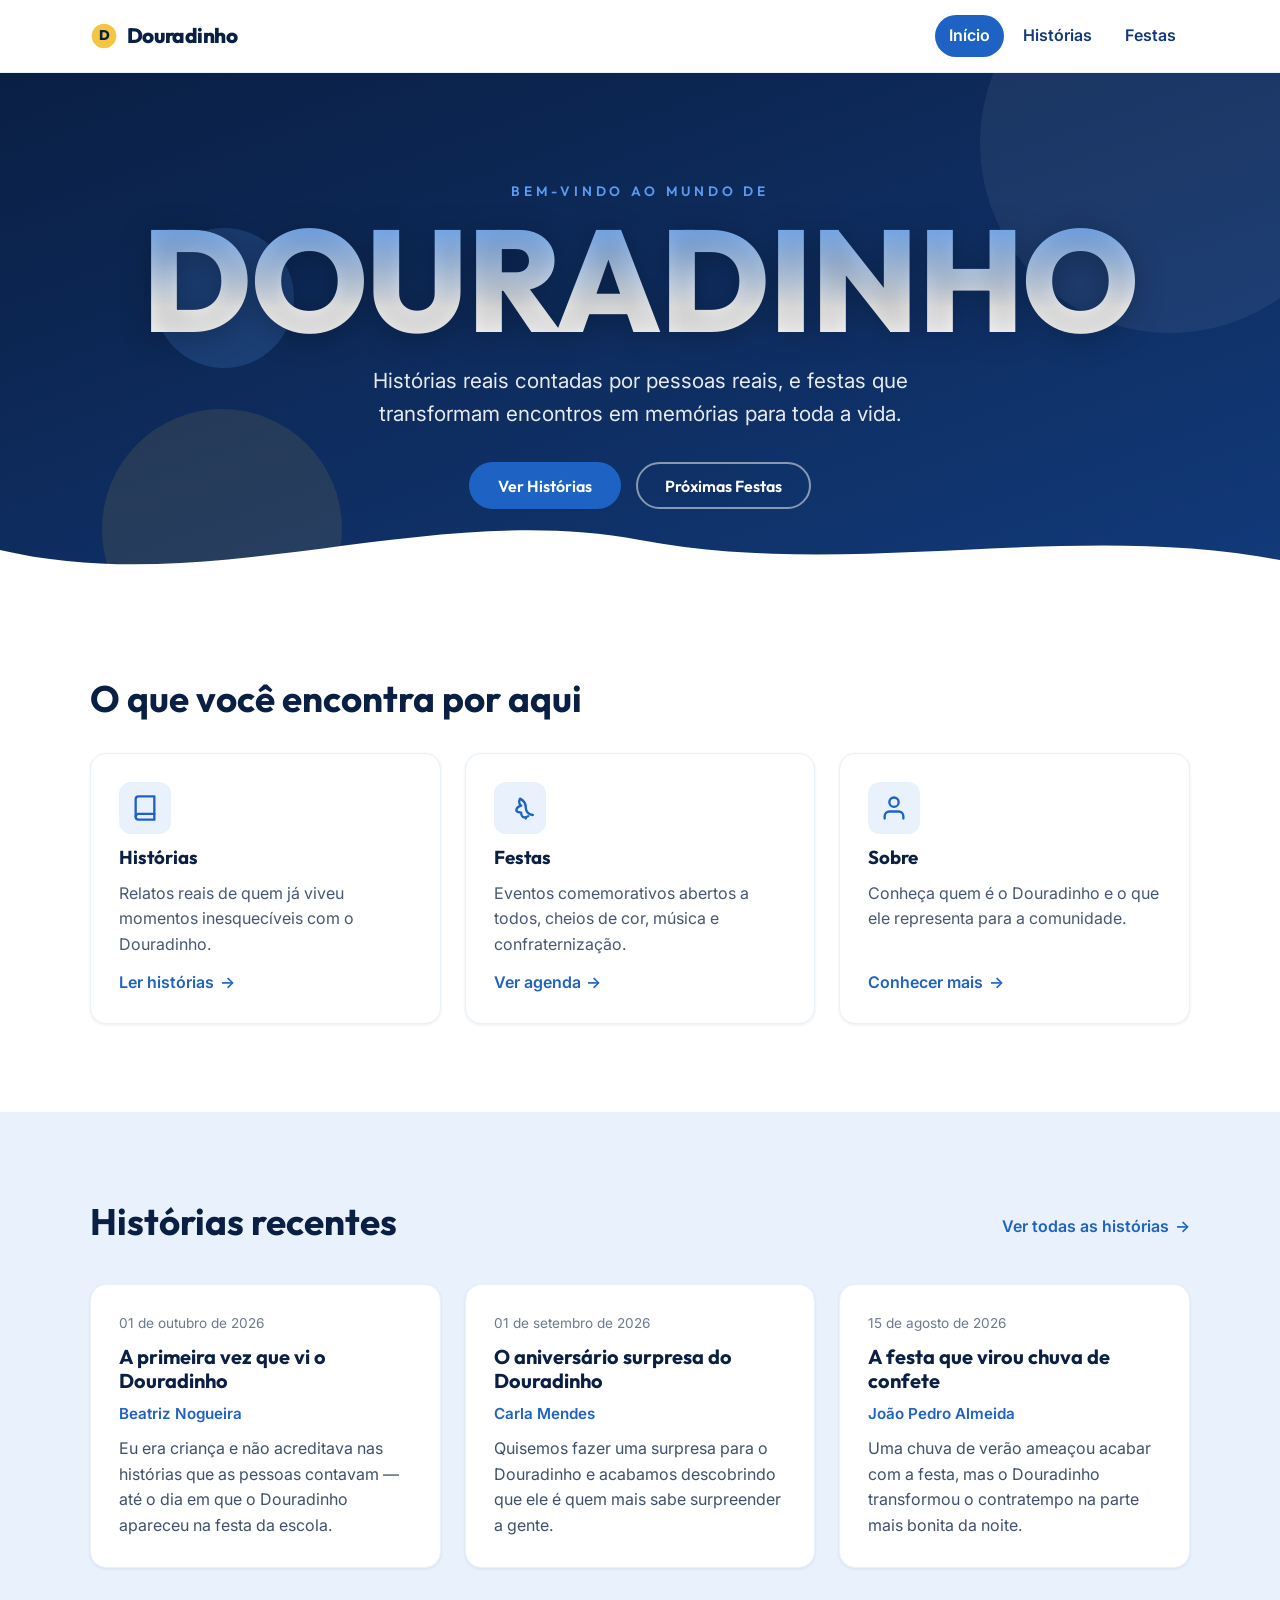
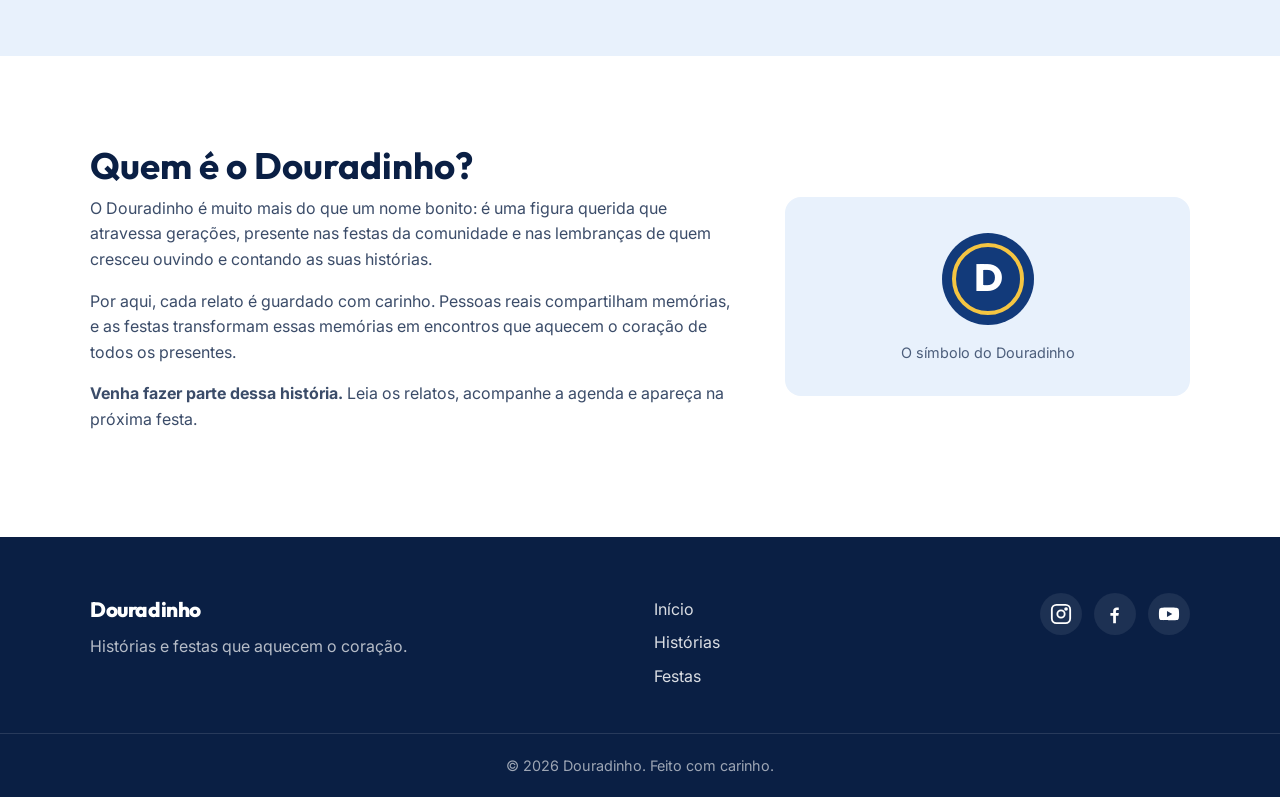
<file: meu site/index.html>
<!DOCTYPE html>
<html lang="pt-BR">
<head>
  <meta charset="UTF-8">
  <meta name="viewport" content="width=device-width, initial-scale=1.0">
  <title>Douradinho — Histórias e Festas que Aquecem o Coração</title>
  <meta name="description" content="Douradinho é uma entidade querida sobre quem pessoas reais contam histórias e participam de festas e eventos comemorativos. Venha conhecer, ouvir e celebrar.">
  <meta name="theme-color" content="#0A1F44">
  <link rel="icon" type="image/svg+xml" href="assets/favicon.svg">
  <link rel="preconnect" href="https://fonts.googleapis.com">
  <link rel="preconnect" href="https://fonts.gstatic.com" crossorigin>
  <link href="https://fonts.googleapis.com/css2?family=Outfit:wght@500;600;700;800&family=Inter:wght@400;500;600;700&display=swap" rel="stylesheet">
  <link rel="stylesheet" href="css/styles.css">
</head>
<body data-historias-url="dados/historias.json">
  <header class="site-header" data-header>
    <div class="container header-inner">
      <a href="index.html" class="logo" aria-label="Douradinho — página inicial">
        <span class="logo-mark" aria-hidden="true">
          <svg viewBox="0 0 32 32" width="28" height="28" role="presentation">
            <circle cx="16" cy="16" r="14" fill="var(--dourado)"/>
            <text x="16" y="21" text-anchor="middle" font-family="Outfit, sans-serif" font-weight="800" font-size="16" fill="var(--azul-900)">D</text>
          </svg>
        </span>
        <span class="logo-text">Douradinho</span>
      </a>

      <button class="menu-toggle" data-menu-toggle aria-expanded="false" aria-controls="menu-principal" aria-label="Abrir menu de navegação">
        <span class="menu-bar"></span>
        <span class="menu-bar"></span>
        <span class="menu-bar"></span>
      </button>

      <nav id="menu-principal" class="main-nav" aria-label="Navegação principal" data-nav>
        <ul>
          <li><a href="index.html" class="is-active" aria-current="page">Início</a></li>
          <li><a href="historias/">Histórias</a></li>
          <li><a href="festas/">Festas</a></li>
        </ul>
      </nav>
    </div>
  </header>

  <main id="conteudo">
    <!-- HERO -->
    <section class="hero" aria-label="Apresentação principal">
      <div class="hero-decor" aria-hidden="true">
        <span class="shape shape-1"></span>
        <span class="shape shape-2"></span>
        <span class="shape shape-3"></span>
      </div>
      <div class="container hero-content">
        <p class="hero-eyebrow">Bem-vindo ao mundo de</p>
        <h1 class="hero-title">DOURADINHO</h1>
        <p class="hero-tagline">Histórias reais contadas por pessoas reais, e festas que transformam encontros em memórias para toda a vida.</p>
        <div class="hero-actions">
          <a href="historias/" class="btn btn-primary" data-animate>Ver Histórias</a>
          <a href="festas/" class="btn btn-ghost" data-animate>Próximas Festas</a>
        </div>
      </div>
      <div class="hero-wave" aria-hidden="true">
        <svg viewBox="0 0 1440 90" preserveAspectRatio="none" width="100%" height="90">
          <path d="M0,50 C240,100 480,0 720,40 C960,80 1200,20 1440,60 L1440,90 L0,90 Z" fill="var(--branco)"></path>
        </svg>
      </div>
    </section>

    <!-- DESTAQUES -->
    <section class="section" aria-labelledby="titulo-destaques">
      <div class="container">
        <h2 id="titulo-destaques" class="section-title">O que você encontra por aqui</h2>
        <div class="highlights">
          <article class="card highlight-card">
            <div class="card-icon" aria-hidden="true">
              <svg viewBox="0 0 24 24" width="28" height="28" fill="none" stroke="currentColor" stroke-width="2" stroke-linecap="round" stroke-linejoin="round"><path d="M4 19.5A2.5 2.5 0 0 1 6.5 17H20"/><path d="M6.5 2H20v20H6.5A2.5 2.5 0 0 1 4 19.5v-15A2.5 2.5 0 0 1 6.5 2z"/></svg>
            </div>
            <h3>Histórias</h3>
            <p>Relatos reais de quem já viveu momentos inesquecíveis com o Douradinho.</p>
            <a href="historias/" class="link-arrow">Ler histórias</a>
          </article>
          <article class="card highlight-card">
            <div class="card-icon" aria-hidden="true">
              <svg viewBox="0 0 24 24" width="28" height="28" fill="none" stroke="currentColor" stroke-width="2" stroke-linecap="round" stroke-linejoin="round"><path d="M23 18a6 6 0 0 1-6-6c0-3-1-6-5-8-1 2-1 5 1 6-1.8.6-3.5 1.5-4 3-1 3 4 3 4 3s0 4 3 4c1.8 0 3-1 3-1"/><path d="M17 20v1"/></svg>
            </div>
            <h3>Festas</h3>
            <p>Eventos comemorativos abertos a todos, cheios de cor, música e confraternização.</p>
            <a href="festas/" class="link-arrow">Ver agenda</a>
          </article>
          <article class="card highlight-card">
            <div class="card-icon" aria-hidden="true">
              <svg viewBox="0 0 24 24" width="28" height="28" fill="none" stroke="currentColor" stroke-width="2" stroke-linecap="round" stroke-linejoin="round"><path d="M20 21v-2a4 4 0 0 0-4-4H8a4 4 0 0 0-4 4v2"/><circle cx="12" cy="7" r="4"/></svg>
            </div>
            <h3>Sobre</h3>
            <p>Conheça quem é o Douradinho e o que ele representa para a comunidade.</p>
            <a href="#sobre" class="link-arrow">Conhecer mais</a>
          </article>
        </div>
      </div>
    </section>

    <!-- HISTÓRIAS RECENTES -->
    <section class="section section-tinted" aria-labelledby="titulo-recentes">
      <div class="container">
        <div class="section-head">
          <h2 id="titulo-recentes" class="section-title">Histórias recentes</h2>
          <a href="historias/" class="link-arrow">Ver todas as histórias</a>
        </div>
        <div class="stories-grid" data-stories-list aria-live="polite">
          <!-- As histórias são inseridas via js/historias.js -->
          <div class="skeleton-card" aria-hidden="true"></div>
          <div class="skeleton-card" aria-hidden="true"></div>
          <div class="skeleton-card" aria-hidden="true"></div>
        </div>
      </div>
    </section>

    <!-- SOBRE -->
    <section class="section" id="sobre" aria-labelledby="titulo-sobre">
      <div class="container sobre-grid">
        <div class="sobre-text">
          <h2 id="titulo-sobre" class="section-title">Quem é o Douradinho?</h2>
          <p>O Douradinho é muito mais do que um nome bonito: é uma figura querida que atravessa gerações, presente nas festas da comunidade e nas lembranças de quem cresceu ouvindo e contando as suas histórias.</p>
          <p>Por aqui, cada relato é guardado com carinho. Pessoas reais compartilham memórias, e as festas transformam essas memórias em encontros que aquecem o coração de todos os presentes.</p>
          <p><strong>Venha fazer parte dessa história.</strong> Leia os relatos, acompanhe a agenda e apareça na próxima festa.</p>
        </div>
        <figure class="sobre-card">
          <div class="sobre-emblem" aria-hidden="true">
            <svg viewBox="0 0 100 100" width="100" height="100" role="presentation">
              <circle cx="50" cy="50" r="46" fill="var(--azul-700)"/>
              <circle cx="50" cy="50" r="34" fill="none" stroke="var(--dourado)" stroke-width="4"/>
              <text x="50" y="62" text-anchor="middle" font-family="Outfit, sans-serif" font-weight="800" font-size="38" fill="var(--branco)">D</text>
            </svg>
          </div>
          <figcaption>O símbolo do Douradinho</figcaption>
        </figure>
      </div>
    </section>
  </main>

  <footer class="site-footer">
    <div class="container footer-inner">
      <div class="footer-brand">
        <span class="logo-text logo-text--light">Douradinho</span>
        <p>Histórias e festas que aquecem o coração.</p>
      </div>
      <nav class="footer-nav" aria-label="Navegação do rodapé">
        <ul>
          <li><a href="index.html">Início</a></li>
          <li><a href="historias/">Histórias</a></li>
          <li><a href="festas/">Festas</a></li>
        </ul>
      </nav>
      <div class="footer-social">
        <a href="#" aria-label="Instagram do Douradinho">
          <svg viewBox="0 0 24 24" width="22" height="22" fill="none" stroke="currentColor" stroke-width="2" stroke-linecap="round" stroke-linejoin="round"><rect x="2" y="2" width="20" height="20" rx="5"/><circle cx="12" cy="12" r="4"/><circle cx="17.5" cy="6.5" r="1"/></svg>
        </a>
        <a href="#" aria-label="Facebook do Douradinho">
          <svg viewBox="0 0 24 24" width="22" height="22" fill="currentColor"><path d="M13 22v-8h2.7l.5-3H13V9.2c0-.9.3-1.6 1.7-1.6h1.4V5c-.4-.1-1.2-.2-2.2-.2-2.3 0-3.9 1.4-3.9 4V11H7v3h3v8h3z"/></svg>
        </a>
        <a href="#" aria-label="YouTube do Douradinho">
          <svg viewBox="0 0 24 24" width="22" height="22" fill="currentColor"><path d="M23 12s0-3.3-.4-4.8c-.2-.9-.9-1.6-1.8-1.8C19.2 5 12 5 12 5s-7.2 0-8.8.4c-.9.2-1.6.9-1.8 1.8C1 8.7 1 12 1 12s0 3.3.4 4.8c.2.9.9 1.6 1.8 1.8C4.8 19 12 19 12 19s7.2 0 8.8-.4c.9-.2 1.6-.9 1.8-1.8C23 15.3 23 12 23 12zM9.8 15.3V8.7l5.8 3.3-5.8 3.3z"/></svg>
        </a>
      </div>
    </div>
    <div class="footer-bottom">
      <p>&copy; <span data-year></span> Douradinho. Feito com carinho.</p>
    </div>
  </footer>

  <button class="back-to-top" data-back-to-top aria-label="Voltar ao topo">
    <svg viewBox="0 0 24 24" width="20" height="20" fill="none" stroke="currentColor" stroke-width="2.4" stroke-linecap="round" stroke-linejoin="round"><path d="M12 19V5"/><path d="M5 12l7-7 7 7"/></svg>
  </button>

  <script src="js/main.js"></script>
  <script src="js/historias.js"></script>
</body>
</html>
</file>
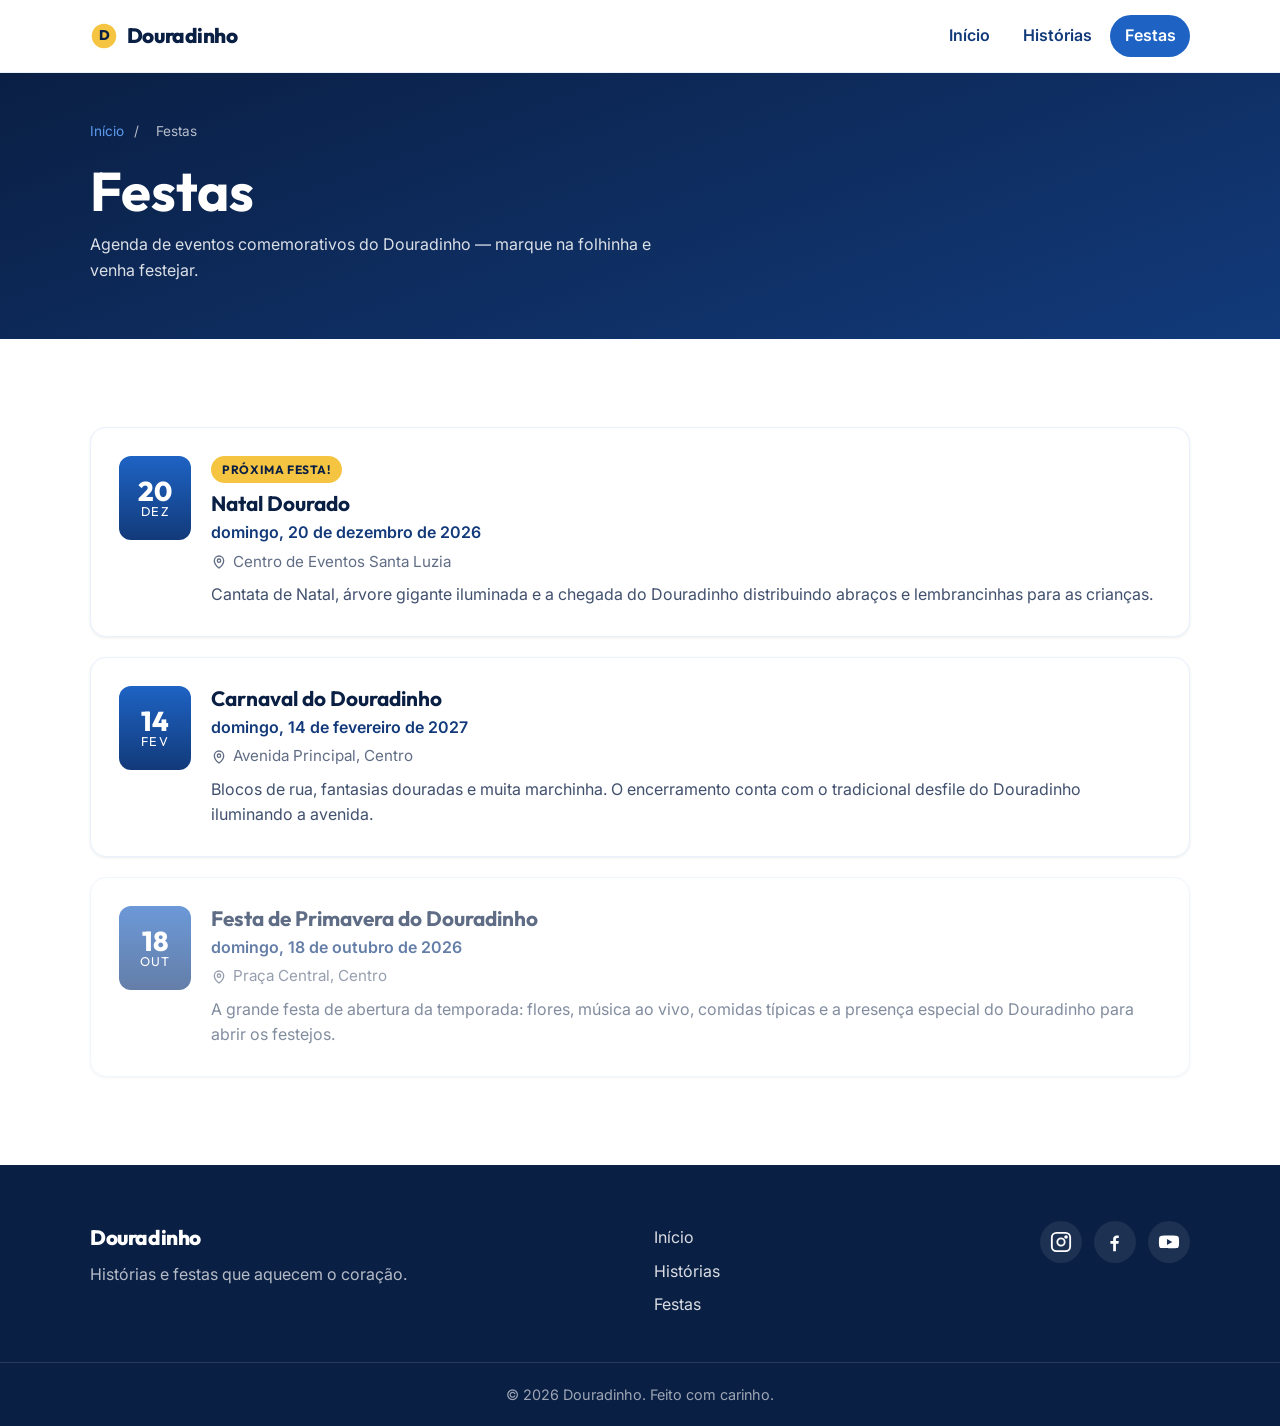
<file: meu site/festas/index.html>
<!DOCTYPE html>
<html lang="pt-BR">
<head>
  <meta charset="UTF-8">
  <meta name="viewport" content="width=device-width, initial-scale=1.0">
  <title>Festas — Douradinho</title>
  <meta name="description" content="Confira a agenda de festas e eventos comemorativos do Douradinho e venha celebrar com a gente.">
  <meta name="theme-color" content="#0A1F44">
  <link rel="icon" type="image/svg+xml" href="../assets/favicon.svg">
  <link rel="preconnect" href="https://fonts.googleapis.com">
  <link rel="preconnect" href="https://fonts.gstatic.com" crossorigin>
  <link href="https://fonts.googleapis.com/css2?family=Outfit:wght@500;600;700;800&family=Inter:wght@400;500;600;700&display=swap" rel="stylesheet">
  <link rel="stylesheet" href="../css/styles.css">
</head>
<body data-festas-url="../dados/festas.json">
  <header class="site-header" data-header>
    <div class="container header-inner">
      <a href="../index.html" class="logo" aria-label="Douradinho — página inicial">
        <span class="logo-mark" aria-hidden="true">
          <svg viewBox="0 0 32 32" width="28" height="28" role="presentation">
            <circle cx="16" cy="16" r="14" fill="var(--dourado)"/>
            <text x="16" y="21" text-anchor="middle" font-family="Outfit, sans-serif" font-weight="800" font-size="16" fill="var(--azul-900)">D</text>
          </svg>
        </span>
        <span class="logo-text">Douradinho</span>
      </a>

      <button class="menu-toggle" data-menu-toggle aria-expanded="false" aria-controls="menu-principal" aria-label="Abrir menu de navegação">
        <span class="menu-bar"></span>
        <span class="menu-bar"></span>
        <span class="menu-bar"></span>
      </button>

      <nav id="menu-principal" class="main-nav" aria-label="Navegação principal" data-nav>
        <ul>
          <li><a href="../index.html">Início</a></li>
          <li><a href="../historias/">Histórias</a></li>
          <li><a href="./" class="is-active" aria-current="page">Festas</a></li>
        </ul>
      </nav>
    </div>
  </header>

  <main id="conteudo">
    <section class="page-hero" aria-labelledby="titulo-pagina">
      <div class="container">
        <nav class="breadcrumb" aria-label="Trilha de navegação">
          <a href="../index.html">Início</a>
          <span aria-hidden="true">/</span>
          <span aria-current="page">Festas</span>
        </nav>
        <h1 id="titulo-pagina" class="page-title">Festas</h1>
        <p class="page-subtitle">Agenda de eventos comemorativos do Douradinho — marque na folhinha e venha festejar.</p>
      </div>
    </section>

    <section class="section" aria-label="Agenda de festas">
      <div class="container">
        <div class="festas-list" data-festas-list aria-live="polite">
          <div class="skeleton-card skeleton-festa" aria-hidden="true"></div>
          <div class="skeleton-card skeleton-festa" aria-hidden="true"></div>
          <div class="skeleton-card skeleton-festa" aria-hidden="true"></div>
        </div>
        <div class="error-state" data-error hidden>
          <h2>Não conseguimos carregar a agenda</h2>
          <p>Algo deu errado ao buscar as festas. Recarregue a página e tente novamente.</p>
        </div>
      </div>
    </section>
  </main>

  <footer class="site-footer">
    <div class="container footer-inner">
      <div class="footer-brand">
        <span class="logo-text logo-text--light">Douradinho</span>
        <p>Histórias e festas que aquecem o coração.</p>
      </div>
      <nav class="footer-nav" aria-label="Navegação do rodapé">
        <ul>
          <li><a href="../index.html">Início</a></li>
          <li><a href="../historias/">Histórias</a></li>
          <li><a href="./">Festas</a></li>
        </ul>
      </nav>
      <div class="footer-social">
        <a href="#" aria-label="Instagram do Douradinho">
          <svg viewBox="0 0 24 24" width="22" height="22" fill="none" stroke="currentColor" stroke-width="2" stroke-linecap="round" stroke-linejoin="round"><rect x="2" y="2" width="20" height="20" rx="5"/><circle cx="12" cy="12" r="4"/><circle cx="17.5" cy="6.5" r="1"/></svg>
        </a>
        <a href="#" aria-label="Facebook do Douradinho">
          <svg viewBox="0 0 24 24" width="22" height="22" fill="currentColor"><path d="M13 22v-8h2.7l.5-3H13V9.2c0-.9.3-1.6 1.7-1.6h1.4V5c-.4-.1-1.2-.2-2.2-.2-2.3 0-3.9 1.4-3.9 4V11H7v3h3v8h3z"/></svg>
        </a>
        <a href="#" aria-label="YouTube do Douradinho">
          <svg viewBox="0 0 24 24" width="22" height="22" fill="currentColor"><path d="M23 12s0-3.3-.4-4.8c-.2-.9-.9-1.6-1.8-1.8C19.2 5 12 5 12 5s-7.2 0-8.8.4c-.9.2-1.6.9-1.8 1.8C1 8.7 1 12 1 12s0 3.3.4 4.8c.2.9.9 1.6 1.8 1.8C4.8 19 12 19 12 19s7.2 0 8.8-.4c.9-.2 1.6-.9 1.8-1.8C23 15.3 23 12 23 12zM9.8 15.3V8.7l5.8 3.3-5.8 3.3z"/></svg>
        </a>
      </div>
    </div>
    <div class="footer-bottom">
      <p>&copy; <span data-year></span> Douradinho. Feito com carinho.</p>
    </div>
  </footer>

  <button class="back-to-top" data-back-to-top aria-label="Voltar ao topo">
    <svg viewBox="0 0 24 24" width="20" height="20" fill="none" stroke="currentColor" stroke-width="2.4" stroke-linecap="round" stroke-linejoin="round"><path d="M12 19V5"/><path d="M5 12l7-7 7 7"/></svg>
  </button>

  <script src="../js/main.js"></script>
  <script src="../js/festas.js"></script>
</body>
</html>
</file>
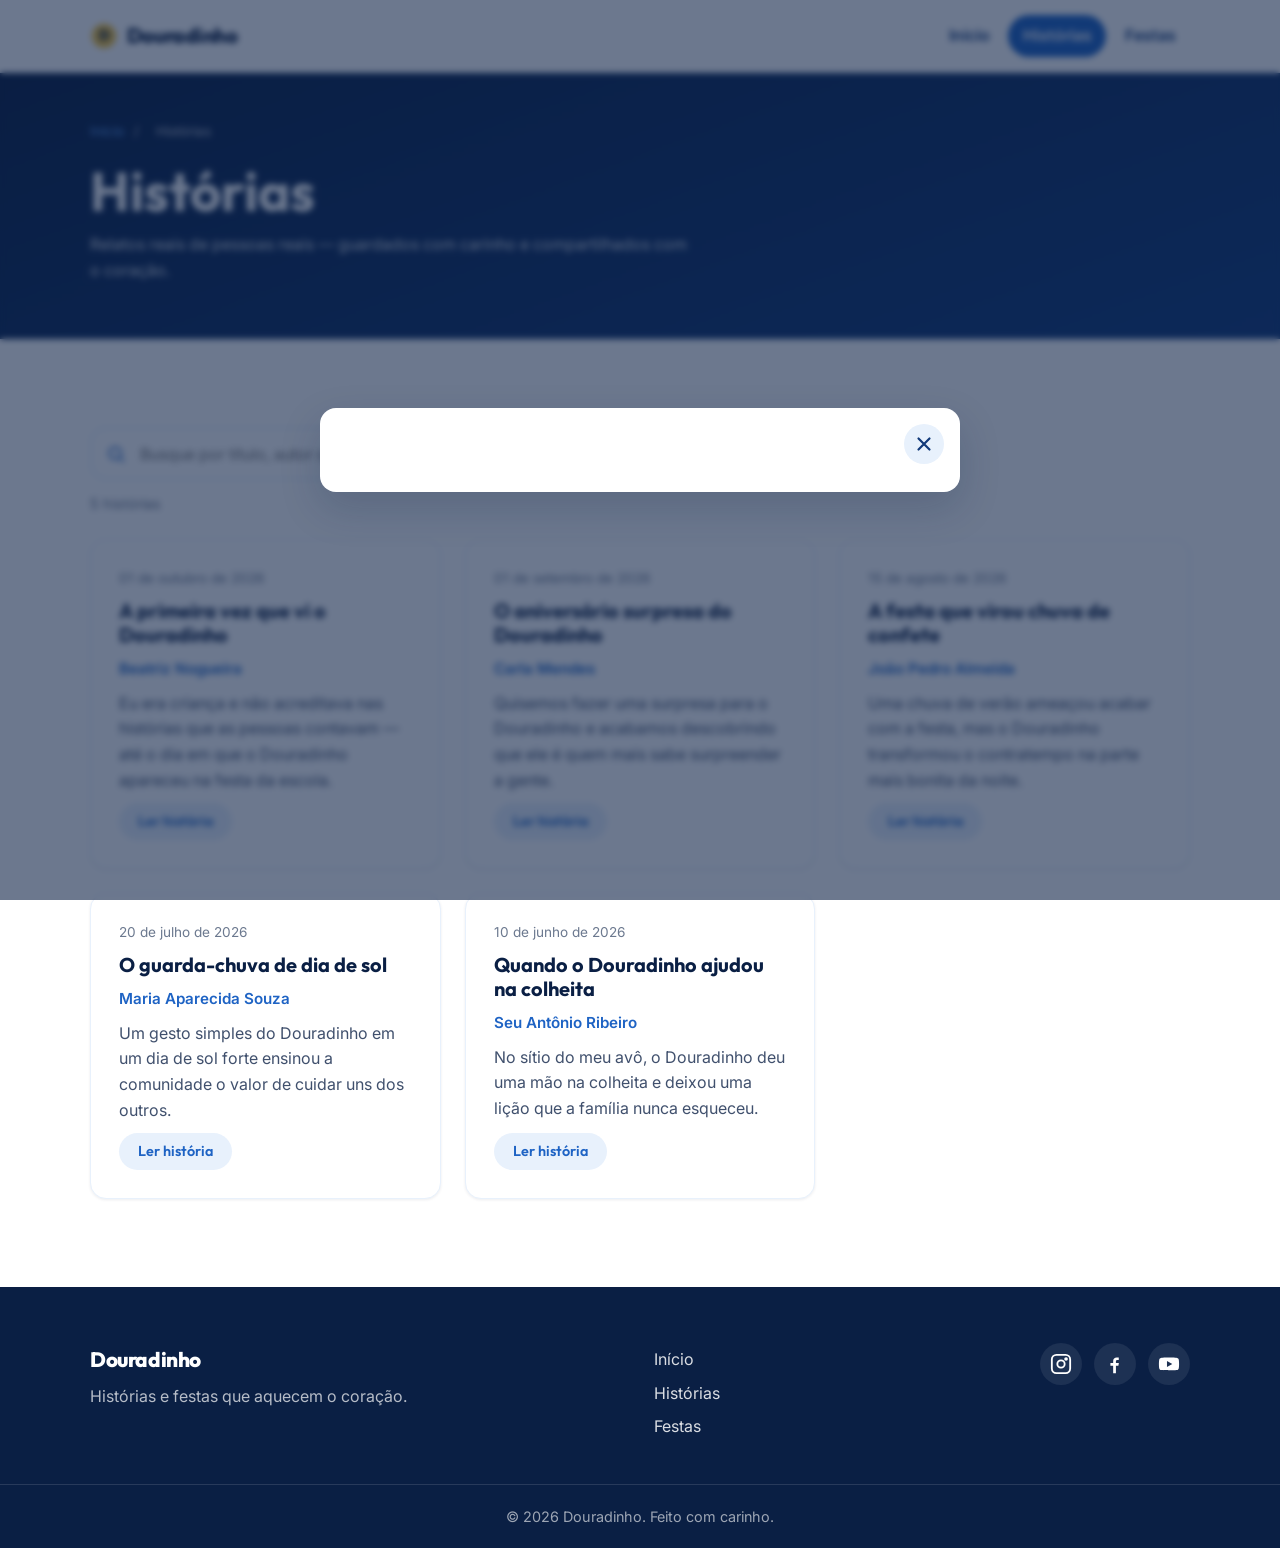
<file: meu site/historias/index.html>
<!DOCTYPE html>
<html lang="pt-BR">
<head>
  <meta charset="UTF-8">
  <meta name="viewport" content="width=device-width, initial-scale=1.0">
  <title>Histórias — Douradinho</title>
  <meta name="description" content="Leia as histórias reais contadas por pessoas que viveram momentos inesquecíveis com o Douradinho.">
  <meta name="theme-color" content="#0A1F44">
  <link rel="icon" type="image/svg+xml" href="../assets/favicon.svg">
  <link rel="preconnect" href="https://fonts.googleapis.com">
  <link rel="preconnect" href="https://fonts.gstatic.com" crossorigin>
  <link href="https://fonts.googleapis.com/css2?family=Outfit:wght@500;600;700;800&family=Inter:wght@400;500;600;700&display=swap" rel="stylesheet">
  <link rel="stylesheet" href="../css/styles.css">
</head>
<body data-historias-url="../dados/historias.json">
  <header class="site-header" data-header>
    <div class="container header-inner">
      <a href="../index.html" class="logo" aria-label="Douradinho — página inicial">
        <span class="logo-mark" aria-hidden="true">
          <svg viewBox="0 0 32 32" width="28" height="28" role="presentation">
            <circle cx="16" cy="16" r="14" fill="var(--dourado)"/>
            <text x="16" y="21" text-anchor="middle" font-family="Outfit, sans-serif" font-weight="800" font-size="16" fill="var(--azul-900)">D</text>
          </svg>
        </span>
        <span class="logo-text">Douradinho</span>
      </a>

      <button class="menu-toggle" data-menu-toggle aria-expanded="false" aria-controls="menu-principal" aria-label="Abrir menu de navegação">
        <span class="menu-bar"></span>
        <span class="menu-bar"></span>
        <span class="menu-bar"></span>
      </button>

      <nav id="menu-principal" class="main-nav" aria-label="Navegação principal" data-nav>
        <ul>
          <li><a href="../index.html">Início</a></li>
          <li><a href="./" class="is-active" aria-current="page">Histórias</a></li>
          <li><a href="../festas/">Festas</a></li>
        </ul>
      </nav>
    </div>
  </header>

  <main id="conteudo">
    <section class="page-hero" aria-labelledby="titulo-pagina">
      <div class="container">
        <nav class="breadcrumb" aria-label="Trilha de navegação">
          <a href="../index.html">Início</a>
          <span aria-hidden="true">/</span>
          <span aria-current="page">Histórias</span>
        </nav>
        <h1 id="titulo-pagina" class="page-title">Histórias</h1>
        <p class="page-subtitle">Relatos reais de pessoas reais — guardados com carinho e compartilhados com o coração.</p>
      </div>
    </section>

    <section class="section" aria-label="Todas as histórias">
      <div class="container">
        <div class="search-bar">
          <label class="visually-hidden" for="campo-busca">Buscar histórias por título, autor ou conteúdo</label>
          <svg class="search-icon" viewBox="0 0 24 24" width="20" height="20" fill="none" stroke="currentColor" stroke-width="2" stroke-linecap="round" stroke-linejoin="round" aria-hidden="true"><circle cx="11" cy="11" r="7"/><path d="M21 21l-4-4"/></svg>
          <input type="search" id="campo-busca" placeholder="Busque por título, autor ou conteúdo..." autocomplete="off">
        </div>
        <p class="search-hint" data-results-count aria-live="polite"></p>

        <div class="stories-grid" data-stories-list aria-live="polite">
          <div class="skeleton-card" aria-hidden="true"></div>
          <div class="skeleton-card" aria-hidden="true"></div>
          <div class="skeleton-card" aria-hidden="true"></div>
          <div class="skeleton-card" aria-hidden="true"></div>
        </div>
        <div class="empty-state" data-empty hidden>
          <h2>Nenhuma história encontrada</h2>
          <p>Tente buscar por outro termo ou recarregue a página.</p>
        </div>
        <div class="error-state" data-error hidden>
          <h2>Não conseguimos carregar as histórias</h2>
          <p>Algo deu errado ao buscar os relatos. Recarregue a página e tente novamente.</p>
        </div>
      </div>
    </section>
  </main>

  <!-- MODAL DE HISTÓRIA -->
  <div class="modal" data-modal hidden>
    <div class="modal-overlay" data-modal-close></div>
    <div class="modal-dialog" role="dialog" aria-modal="true" aria-labelledby="modal-titulo">
      <button class="modal-close" data-modal-close aria-label="Fechar história">
        <svg viewBox="0 0 24 24" width="22" height="22" fill="none" stroke="currentColor" stroke-width="2.4" stroke-linecap="round"><path d="M18 6 6 18M6 6l12 12"/></svg>
      </button>
      <div class="modal-body">
        <p class="modal-meta" id="modal-meta"></p>
        <h2 id="modal-titulo" class="modal-title"></h2>
        <p class="modal-author" id="modal-autor"></p>
        <p class="modal-content" id="modal-conteudo"></p>
      </div>
    </div>
  </div>

  <footer class="site-footer">
    <div class="container footer-inner">
      <div class="footer-brand">
        <span class="logo-text logo-text--light">Douradinho</span>
        <p>Histórias e festas que aquecem o coração.</p>
      </div>
      <nav class="footer-nav" aria-label="Navegação do rodapé">
        <ul>
          <li><a href="../index.html">Início</a></li>
          <li><a href="./">Histórias</a></li>
          <li><a href="../festas/">Festas</a></li>
        </ul>
      </nav>
      <div class="footer-social">
        <a href="#" aria-label="Instagram do Douradinho">
          <svg viewBox="0 0 24 24" width="22" height="22" fill="none" stroke="currentColor" stroke-width="2" stroke-linecap="round" stroke-linejoin="round"><rect x="2" y="2" width="20" height="20" rx="5"/><circle cx="12" cy="12" r="4"/><circle cx="17.5" cy="6.5" r="1"/></svg>
        </a>
        <a href="#" aria-label="Facebook do Douradinho">
          <svg viewBox="0 0 24 24" width="22" height="22" fill="currentColor"><path d="M13 22v-8h2.7l.5-3H13V9.2c0-.9.3-1.6 1.7-1.6h1.4V5c-.4-.1-1.2-.2-2.2-.2-2.3 0-3.9 1.4-3.9 4V11H7v3h3v8h3z"/></svg>
        </a>
        <a href="#" aria-label="YouTube do Douradinho">
          <svg viewBox="0 0 24 24" width="22" height="22" fill="currentColor"><path d="M23 12s0-3.3-.4-4.8c-.2-.9-.9-1.6-1.8-1.8C19.2 5 12 5 12 5s-7.2 0-8.8.4c-.9.2-1.6.9-1.8 1.8C1 8.7 1 12 1 12s0 3.3.4 4.8c.2.9.9 1.6 1.8 1.8C4.8 19 12 19 12 19s7.2 0 8.8-.4c.9-.2 1.6-.9 1.8-1.8C23 15.3 23 12 23 12zM9.8 15.3V8.7l5.8 3.3-5.8 3.3z"/></svg>
        </a>
      </div>
    </div>
    <div class="footer-bottom">
      <p>&copy; <span data-year></span> Douradinho. Feito com carinho.</p>
    </div>
  </footer>

  <button class="back-to-top" data-back-to-top aria-label="Voltar ao topo">
    <svg viewBox="0 0 24 24" width="20" height="20" fill="none" stroke="currentColor" stroke-width="2.4" stroke-linecap="round" stroke-linejoin="round"><path d="M12 19V5"/><path d="M5 12l7-7 7 7"/></svg>
  </button>

  <script src="../js/main.js"></script>
  <script src="../js/historias.js"></script>
</body>
</html>
</file>
<file: meu site/css/styles.css>
/* ==========================================================================
   Douradinho — Estilos globais (tema azul)
   ========================================================================== */

:root {
  --azul-900: #0A1F44;
  --azul-700: #123A7A;
  --azul-500: #1E63C4;
  --azul-300: #5B9BF0;
  --azul-100: #E8F1FC;
  --branco:   #FFFFFF;
  --dourado:  #F5C542;

  --fonte-titulo: "Outfit", system-ui, sans-serif;
  --fonte-corpo:  "Inter", system-ui, sans-serif;

  --raio-sm: 8px;
  --raio-md: 12px;
  --raio-lg: 16px;

  --sombra-sm: 0 1px 3px rgba(10, 31, 68, 0.08);
  --sombra-md: 0 6px 20px rgba(10, 31, 68, 0.12);
  --sombra-lg: 0 16px 40px rgba(10, 31, 68, 0.18);

  --transicao: 0.25s ease;

  --largura-max: 1140px;
}

/* Reset básico */
*, *::before, *::after {
  box-sizing: border-box;
  margin: 0;
  padding: 0;
}

html {
  scroll-behavior: smooth;
  -webkit-text-size-adjust: 100%;
}

body {
  font-family: var(--fonte-corpo);
  color: var(--azul-900);
  background-color: var(--branco);
  line-height: 1.6;
  min-height: 100vh;
  display: flex;
  flex-direction: column;
}

main {
  flex: 1 0 auto;
}

img, svg {
  max-width: 100%;
  display: block;
}

a {
  color: var(--azul-500);
  text-decoration: none;
  transition: color var(--transicao);
}

a:hover {
  color: var(--azul-300);
}

h1, h2, h3, h4 {
  font-family: var(--fonte-titulo);
  font-weight: 700;
  line-height: 1.2;
  color: var(--azul-900);
}

.container {
  width: 100%;
  max-width: var(--largura-max);
  margin-inline: auto;
  padding-inline: 1.25rem;
}

.visually-hidden {
  position: absolute;
  width: 1px;
  height: 1px;
  padding: 0;
  margin: -1px;
  overflow: hidden;
  clip: rect(0 0 0 0);
  white-space: nowrap;
  border: 0;
}

/* ==========================================================================
   Header
   ========================================================================== */
.site-header {
  position: sticky;
  top: 0;
  z-index: 50;
  background: rgba(255, 255, 255, 0.92);
  backdrop-filter: blur(10px);
  -webkit-backdrop-filter: blur(10px);
  border-bottom: 1px solid var(--azul-100);
}

.header-inner {
  display: flex;
  align-items: center;
  justify-content: space-between;
  gap: 1rem;
  min-height: 72px;
}

.logo {
  display: inline-flex;
  align-items: center;
  gap: 0.55rem;
  color: var(--azul-900);
  text-decoration: none;
}

.logo:hover {
  color: var(--azul-500);
}

.logo-mark {
  display: grid;
  place-items: center;
}

.logo-text {
  font-family: var(--fonte-titulo);
  font-weight: 800;
  font-size: 1.3rem;
  letter-spacing: -0.02em;
}

.logo-text--light {
  color: var(--branco);
}

.main-nav ul {
  list-style: none;
  display: flex;
  gap: 0.25rem;
}

.main-nav a {
  display: block;
  padding: 0.5rem 0.9rem;
  font-weight: 600;
  color: var(--azul-700);
  border-radius: 999px;
}

.main-nav a:hover {
  color: var(--azul-500);
  background: var(--azul-100);
}

.main-nav a.is-active {
  color: var(--branco);
  background: var(--azul-500);
}

/* Botão hambúrguer */
.menu-toggle {
  display: none;
  flex-direction: column;
  gap: 5px;
  background: none;
  border: none;
  padding: 0.5rem;
  cursor: pointer;
}

.menu-bar {
  display: block;
  width: 24px;
  height: 2.5px;
  background: var(--azul-900);
  border-radius: 2px;
  transition: transform var(--transicao), opacity var(--transicao);
}

.menu-toggle[aria-expanded="true"] .menu-bar:nth-child(1) {
  transform: translateY(7.5px) rotate(45deg);
}
.menu-toggle[aria-expanded="true"] .menu-bar:nth-child(2) {
  opacity: 0;
}
.menu-toggle[aria-expanded="true"] .menu-bar:nth-child(3) {
  transform: translateY(-7.5px) rotate(-45deg);
}

/* ==========================================================================
   Hero (página inicial)
   ========================================================================== */
.hero {
  position: relative;
  overflow: hidden;
  background: linear-gradient(160deg, var(--azul-900) 0%, var(--azul-700) 100%);
  color: var(--branco);
  padding: clamp(4rem, 12vh, 7rem) 0 5rem;
}

.hero-decor {
  position: absolute;
  inset: 0;
  pointer-events: none;
}

.shape {
  position: absolute;
  border-radius: 50%;
  background: rgba(255, 255, 255, 0.06);
}

.shape-1 { width: 380px; height: 380px; top: -120px; right: -80px; }
.shape-2 { width: 240px; height: 240px; bottom: -60px; left: 8%; background: rgba(245, 197, 66, 0.10); }
.shape-3 { width: 140px; height: 140px; top: 30%; left: 12%; background: rgba(91, 155, 240, 0.18); }

.hero-content {
  position: relative;
  text-align: center;
}

.hero-eyebrow {
  font-family: var(--fonte-titulo);
  font-weight: 600;
  letter-spacing: 0.28em;
  text-transform: uppercase;
  font-size: 0.85rem;
  color: var(--azul-300);
  margin-bottom: 0.5rem;
}

.hero-title {
  font-size: clamp(3rem, 12vw, 9rem);
  font-weight: 800;
  line-height: 0.95;
  letter-spacing: -0.01em;
  background: linear-gradient(180deg, var(--azul-300) 0%, var(--branco) 70%);
  -webkit-background-clip: text;
  background-clip: text;
  color: transparent;
  text-shadow: 0 4px 30px rgba(0, 0, 0, 0.25);
  margin-bottom: 1rem;
}

.hero-tagline {
  max-width: 46ch;
  margin: 0 auto 2rem;
  font-size: clamp(1.05rem, 2.5vw, 1.3rem);
  color: rgba(255, 255, 255, 0.9);
}

.hero-actions {
  display: flex;
  flex-wrap: wrap;
  gap: 0.9rem;
  justify-content: center;
}

.hero-wave {
  position: absolute;
  bottom: -1px;
  left: 0;
  right: 0;
  line-height: 0;
}

/* Animações de entrada */
[data-animate] {
  animation: fadeUp 0.7s ease both;
}
.hero-title {
  animation: fadeUp 0.7s ease both;
}
.hero-tagline {
  animation: fadeUp 0.7s 0.15s ease both;
}
.hero-actions {
  animation: fadeUp 0.7s 0.3s ease both;
}
.hero-eyebrow {
  animation: fadeUp 0.7s ease both;
}

@keyframes fadeUp {
  from { opacity: 0; transform: translateY(24px); }
  to   { opacity: 1; transform: translateY(0); }
}

/* ==========================================================================
   Botões
   ========================================================================== */
.btn {
  display: inline-flex;
  align-items: center;
  gap: 0.5rem;
  padding: 0.85rem 1.7rem;
  border-radius: 999px;
  font-family: var(--fonte-titulo);
  font-weight: 600;
  font-size: 1rem;
  line-height: 1;
  border: 2px solid transparent;
  cursor: pointer;
  transition: transform var(--transicao), background var(--transicao), color var(--transicao), border-color var(--transicao), box-shadow var(--transicao);
}

.btn-primary {
  background: var(--azul-500);
  color: var(--branco);
}

.btn-primary:hover {
  background: var(--azul-300);
  color: var(--branco);
  transform: translateY(-2px);
  box-shadow: var(--sombra-md);
}

.btn-ghost {
  background: transparent;
  color: var(--branco);
  border-color: rgba(255, 255, 255, 0.5);
}

.btn-ghost:hover {
  border-color: var(--branco);
  color: var(--branco);
  background: rgba(255, 255, 255, 0.08);
  transform: translateY(-2px);
}

.link-arrow {
  display: inline-flex;
  align-items: center;
  gap: 0.35rem;
  font-weight: 600;
}

.link-arrow::after {
  content: "→";
  transition: transform var(--transicao);
}

.link-arrow:hover::after {
  transform: translateX(4px);
}

/* ==========================================================================
   Seções
   ========================================================================== */
.section {
  padding: clamp(3rem, 8vw, 5.5rem) 0;
}

.section-tinted {
  background: var(--azul-100);
}

.section-title {
  font-size: clamp(1.6rem, 4vw, 2.3rem);
  margin-bottom: 0.5rem;
}

.section-head {
  display: flex;
  flex-wrap: wrap;
  align-items: center;
  justify-content: space-between;
  gap: 1rem;
  margin-bottom: 2rem;
}

/* ==========================================================================
   Cards de destaque
   ========================================================================== */
.highlights {
  display: grid;
  grid-template-columns: repeat(3, 1fr);
  gap: 1.5rem;
  margin-top: 2rem;
}

.card {
  background: var(--branco);
  border-radius: var(--raio-lg);
  padding: 1.75rem;
  box-shadow: var(--sombra-sm);
  border: 1px solid var(--azul-100);
  transition: transform var(--transicao), box-shadow var(--transicao);
}

.card:hover {
  transform: translateY(-4px);
  box-shadow: var(--sombra-md);
}

.highlight-card {
  display: flex;
  flex-direction: column;
  gap: 0.75rem;
}

.card-icon {
  width: 52px;
  height: 52px;
  display: grid;
  place-items: center;
  border-radius: var(--raio-md);
  background: var(--azul-100);
  color: var(--azul-500);
}

.highlight-card p {
  flex: 1;
  color: rgba(10, 31, 68, 0.75);
}

/* ==========================================================================
   Grade de histórias / cards de história
   ========================================================================== */
.stories-grid {
  display: grid;
  grid-template-columns: repeat(3, 1fr);
  gap: 1.5rem;
}

.story-card {
  display: flex;
  flex-direction: column;
  gap: 0.6rem;
}

.story-card .story-meta {
  display: flex;
  align-items: center;
  gap: 0.5rem;
  font-size: 0.85rem;
  color: rgba(10, 31, 68, 0.6);
}

.story-card h3 {
  font-size: 1.25rem;
}

.story-card .story-author {
  font-weight: 600;
  color: var(--azul-500);
  font-size: 0.95rem;
}

.story-card .story-resumo {
  flex: 1;
  color: rgba(10, 31, 68, 0.78);
}

.btn-read {
  align-self: flex-start;
  background: var(--azul-100);
  color: var(--azul-500);
  border: none;
  padding: 0.6rem 1.2rem;
  border-radius: 999px;
  font-family: var(--fonte-titulo);
  font-weight: 600;
  font-size: 0.9rem;
  cursor: pointer;
  transition: background var(--transicao), color var(--transicao);
}

.btn-read:hover {
  background: var(--azul-500);
  color: var(--branco);
}

.separator-dot {
  width: 4px;
  height: 4px;
  border-radius: 50%;
  background: rgba(10, 31, 68, 0.4);
}

/* Skeleton (estado de carregamento) */
.skeleton-card {
  min-height: 220px;
  border-radius: var(--raio-lg);
  background: linear-gradient(100deg, var(--azul-100) 40%, #f2f7fd 50%, var(--azul-100) 60%);
  background-size: 200% 100%;
  animation: shimmer 1.4s infinite linear;
}

.skeleton-festa {
  min-height: 140px;
}

@keyframes shimmer {
  to { background-position: -200% 0; }
}

/* Estados de erro e vazio */
.empty-state,
.error-state {
  text-align: center;
  padding: 3rem 1rem;
  color: rgba(10, 31, 68, 0.7);
}

.empty-state h2,
.error-state h2 {
  margin-bottom: 0.5rem;
}

/* ==========================================================================
   Busca
   ========================================================================== */
.search-bar {
  position: relative;
  max-width: 560px;
  margin-bottom: 0.75rem;
}

.search-icon {
  position: absolute;
  left: 1rem;
  top: 50%;
  transform: translateY(-50%);
  color: var(--azul-500);
  pointer-events: none;
}

.search-bar input {
  width: 100%;
  padding: 0.9rem 1rem 0.9rem 3rem;
  font-size: 1rem;
  font-family: var(--fonte-corpo);
  border: 2px solid var(--azul-100);
  border-radius: var(--raio-lg);
  background: var(--branco);
  transition: border-color var(--transicao), box-shadow var(--transicao);
}

.search-bar input:focus {
  outline: none;
  border-color: var(--azul-500);
  box-shadow: 0 0 0 4px rgba(30, 99, 196, 0.15);
}

.search-hint {
  color: rgba(10, 31, 68, 0.6);
  font-size: 0.9rem;
  min-height: 1.4em;
  margin-bottom: 1.5rem;
}

/* ==========================================================================
   Modal
   ========================================================================== */
.modal {
  position: fixed;
  inset: 0;
  z-index: 100;
  display: grid;
  place-items: center;
  padding: 1.25rem;
}

.modal-overlay {
  position: absolute;
  inset: 0;
  background: rgba(10, 31, 68, 0.6);
  backdrop-filter: blur(3px);
}

.modal-dialog {
  position: relative;
  width: 100%;
  max-width: 640px;
  max-height: 85vh;
  overflow-y: auto;
  background: var(--branco);
  border-radius: var(--raio-lg);
  box-shadow: var(--sombra-lg);
  padding: 2rem;
  animation: modalIn 0.3s ease;
}

@keyframes modalIn {
  from { opacity: 0; transform: translateY(20px) scale(0.98); }
  to   { opacity: 1; transform: translateY(0) scale(1); }
}

.modal-close {
  position: absolute;
  top: 1rem;
  right: 1rem;
  background: var(--azul-100);
  color: var(--azul-700);
  border: none;
  width: 40px;
  height: 40px;
  border-radius: 50%;
  display: grid;
  place-items: center;
  cursor: pointer;
  transition: background var(--transicao), color var(--transicao);
}

.modal-close:hover {
  background: var(--azul-500);
  color: var(--branco);
}

.modal-meta {
  color: rgba(10, 31, 68, 0.6);
  font-size: 0.85rem;
  margin-bottom: 0.5rem;
}

.modal-title {
  font-size: clamp(1.5rem, 4vw, 2rem);
  margin-bottom: 0.35rem;
  padding-right: 2rem;
}

.modal-author {
  font-weight: 600;
  color: var(--azul-500);
  margin-bottom: 1.25rem;
}

.modal-content {
  white-space: pre-line;
  color: rgba(10, 31, 68, 0.85);
}

body.modal-open {
  overflow: hidden;
}

/* ==========================================================================
   Página interna (page-hero)
   ========================================================================== */
.page-hero {
  background: linear-gradient(160deg, var(--azul-900) 0%, var(--azul-700) 100%);
  color: var(--branco);
  padding: 3rem 0 3.5rem;
}

.breadcrumb {
  font-size: 0.85rem;
  margin-bottom: 1rem;
  color: rgba(255, 255, 255, 0.7);
}

.breadcrumb a {
  color: var(--azul-300);
}

.breadcrumb a:hover {
  color: var(--branco);
}

.breadcrumb span {
  margin-inline: 0.4rem;
}

.page-title {
  font-size: clamp(2.2rem, 6vw, 3.4rem);
  color: var(--branco);
}

.page-subtitle {
  margin-top: 0.5rem;
  max-width: 60ch;
  color: rgba(255, 255, 255, 0.85);
}

/* ==========================================================================
   Festas
   ========================================================================== */
.festas-list {
  display: grid;
  gap: 1.25rem;
}

.festa-card {
  display: grid;
  grid-template-columns: auto 1fr;
  gap: 1.25rem;
  align-items: start;
}

.festa-date {
  display: flex;
  flex-direction: column;
  align-items: center;
  justify-content: center;
  width: 72px;
  height: 84px;
  border-radius: var(--raio-md);
  background: linear-gradient(180deg, var(--azul-500), var(--azul-700));
  color: var(--branco);
  font-family: var(--fonte-titulo);
  line-height: 1;
}

.festa-date .dia {
  font-size: 1.7rem;
  font-weight: 800;
}

.festa-date .mes {
  font-size: 0.8rem;
  text-transform: uppercase;
  letter-spacing: 0.08em;
}

.festa-info h3 {
  font-size: 1.3rem;
  margin-bottom: 0.25rem;
}

.festa-info .festa-local {
  display: flex;
  align-items: center;
  gap: 0.4rem;
  color: rgba(10, 31, 68, 0.65);
  font-size: 0.95rem;
  margin-bottom: 0.5rem;
}

.festa-info .festa-local-data {
  font-weight: 600;
  color: var(--azul-700);
  margin-bottom: 0.25rem;
}

.festa-info p {
  color: rgba(10, 31, 68, 0.78);
}

.badge-proxima {
  display: inline-block;
  background: var(--dourado);
  color: var(--azul-900);
  font-family: var(--fonte-titulo);
  font-weight: 700;
  font-size: 0.75rem;
  text-transform: uppercase;
  letter-spacing: 0.05em;
  padding: 0.25rem 0.7rem;
  border-radius: 999px;
  margin-bottom: 0.5rem;
}

.festa-past {
  opacity: 0.65;
}

/* ==========================================================================
   Sobre (página inicial)
   ========================================================================== */
.sobre-grid {
  display: grid;
  grid-template-columns: 1.6fr 1fr;
  gap: 3rem;
  align-items: center;
}

.sobre-text p {
  margin-bottom: 1rem;
  color: rgba(10, 31, 68, 0.8);
}

.sobre-card {
  text-align: center;
  background: var(--azul-100);
  border-radius: var(--raio-lg);
  padding: 2rem;
}

.sobre-emblem {
  display: grid;
  place-items: center;
  margin-bottom: 0.75rem;
}

.sobre-card figcaption {
  font-size: 0.9rem;
  color: rgba(10, 31, 68, 0.7);
}

/* ==========================================================================
   Rodapé
   ========================================================================== */
.site-footer {
  background: var(--azul-900);
  color: rgba(255, 255, 255, 0.85);
  padding-top: 3.5rem;
}

.footer-inner {
  display: grid;
  grid-template-columns: 1.5fr 1fr auto;
  gap: 2rem;
  padding-bottom: 2.5rem;
}

.footer-brand p {
  margin-top: 0.5rem;
  color: rgba(255, 255, 255, 0.7);
  max-width: 32ch;
}

.footer-nav ul {
  list-style: none;
}

.footer-nav a {
  display: inline-block;
  padding: 0.25rem 0;
  color: rgba(255, 255, 255, 0.85);
}

.footer-nav a:hover {
  color: var(--dourado);
}

.footer-social {
  display: flex;
  gap: 0.75rem;
}

.footer-social a {
  display: grid;
  place-items: center;
  width: 42px;
  height: 42px;
  border-radius: 50%;
  background: rgba(255, 255, 255, 0.08);
  color: var(--branco);
  transition: background var(--transicao), transform var(--transicao);
}

.footer-social a:hover {
  background: var(--azul-500);
  color: var(--branco);
  transform: translateY(-3px);
}

.footer-bottom {
  border-top: 1px solid rgba(255, 255, 255, 0.12);
  padding: 1.25rem 0;
  text-align: center;
  font-size: 0.9rem;
  color: rgba(255, 255, 255, 0.6);
}

/* ==========================================================================
   Botão voltar ao topo
   ========================================================================== */
.back-to-top {
  position: fixed;
  bottom: 1.5rem;
  right: 1.5rem;
  z-index: 40;
  width: 48px;
  height: 48px;
  border: none;
  border-radius: 50%;
  background: var(--azul-500);
  color: var(--branco);
  display: grid;
  place-items: center;
  cursor: pointer;
  box-shadow: var(--sombra-md);
  opacity: 0;
  visibility: hidden;
  transform: translateY(10px);
  transition: opacity var(--transicao), transform var(--transicao), visibility var(--transicao), background var(--transicao);
}

.back-to-top.is-visible {
  opacity: 1;
  visibility: visible;
  transform: translateY(0);
}

.back-to-top:hover {
  background: var(--azul-700);
}

/* ==========================================================================
   Foco visível (acessibilidade)
   ========================================================================== */
:focus-visible {
  outline: 3px solid var(--dourado);
  outline-offset: 2px;
}

/* ==========================================================================
   Responsividade
   ========================================================================== */
@media (max-width: 900px) {
  .highlights,
  .stories-grid {
    grid-template-columns: repeat(2, 1fr);
  }

  .sobre-grid {
    grid-template-columns: 1fr;
  }

  .footer-inner {
    grid-template-columns: 1fr;
    gap: 1.5rem;
  }
}

@media (max-width: 640px) {
  .highlights,
  .stories-grid {
    grid-template-columns: 1fr;
  }

  .menu-toggle {
    display: flex;
  }

  .main-nav {
    position: absolute;
    top: 100%;
    left: 0;
    right: 0;
    background: var(--branco);
    border-bottom: 1px solid var(--azul-100);
    box-shadow: var(--sombra-md);
    max-height: 0;
    overflow: hidden;
    transition: max-height var(--transicao);
  }

  .main-nav.is-open {
    max-height: 260px;
  }

  .main-nav ul {
    flex-direction: column;
    padding: 0.75rem 1.25rem 1rem;
    gap: 0.25rem;
  }

  .main-nav a {
    border-radius: var(--raio-sm);
  }

  .main-nav a.is-active {
    color: var(--branco);
    background: var(--azul-500);
  }

  .festa-card {
    grid-template-columns: 1fr;
  }

  .festa-date {
    flex-direction: row;
    width: 100%;
    height: auto;
    padding: 0.6rem 1rem;
    gap: 0.5rem;
    align-items: baseline;
  }
}

/* ==========================================================================
   prefers-reduced-motion (acessibilidade)
   ========================================================================== */
@media (prefers-reduced-motion: reduce) {
  *,
  *::before,
  *::after {
    animation-duration: 0.001ms !important;
    animation-iteration-count: 1 !important;
    transition-duration: 0.001ms !important;
    scroll-behavior: auto !important;
  }
}
</file>
